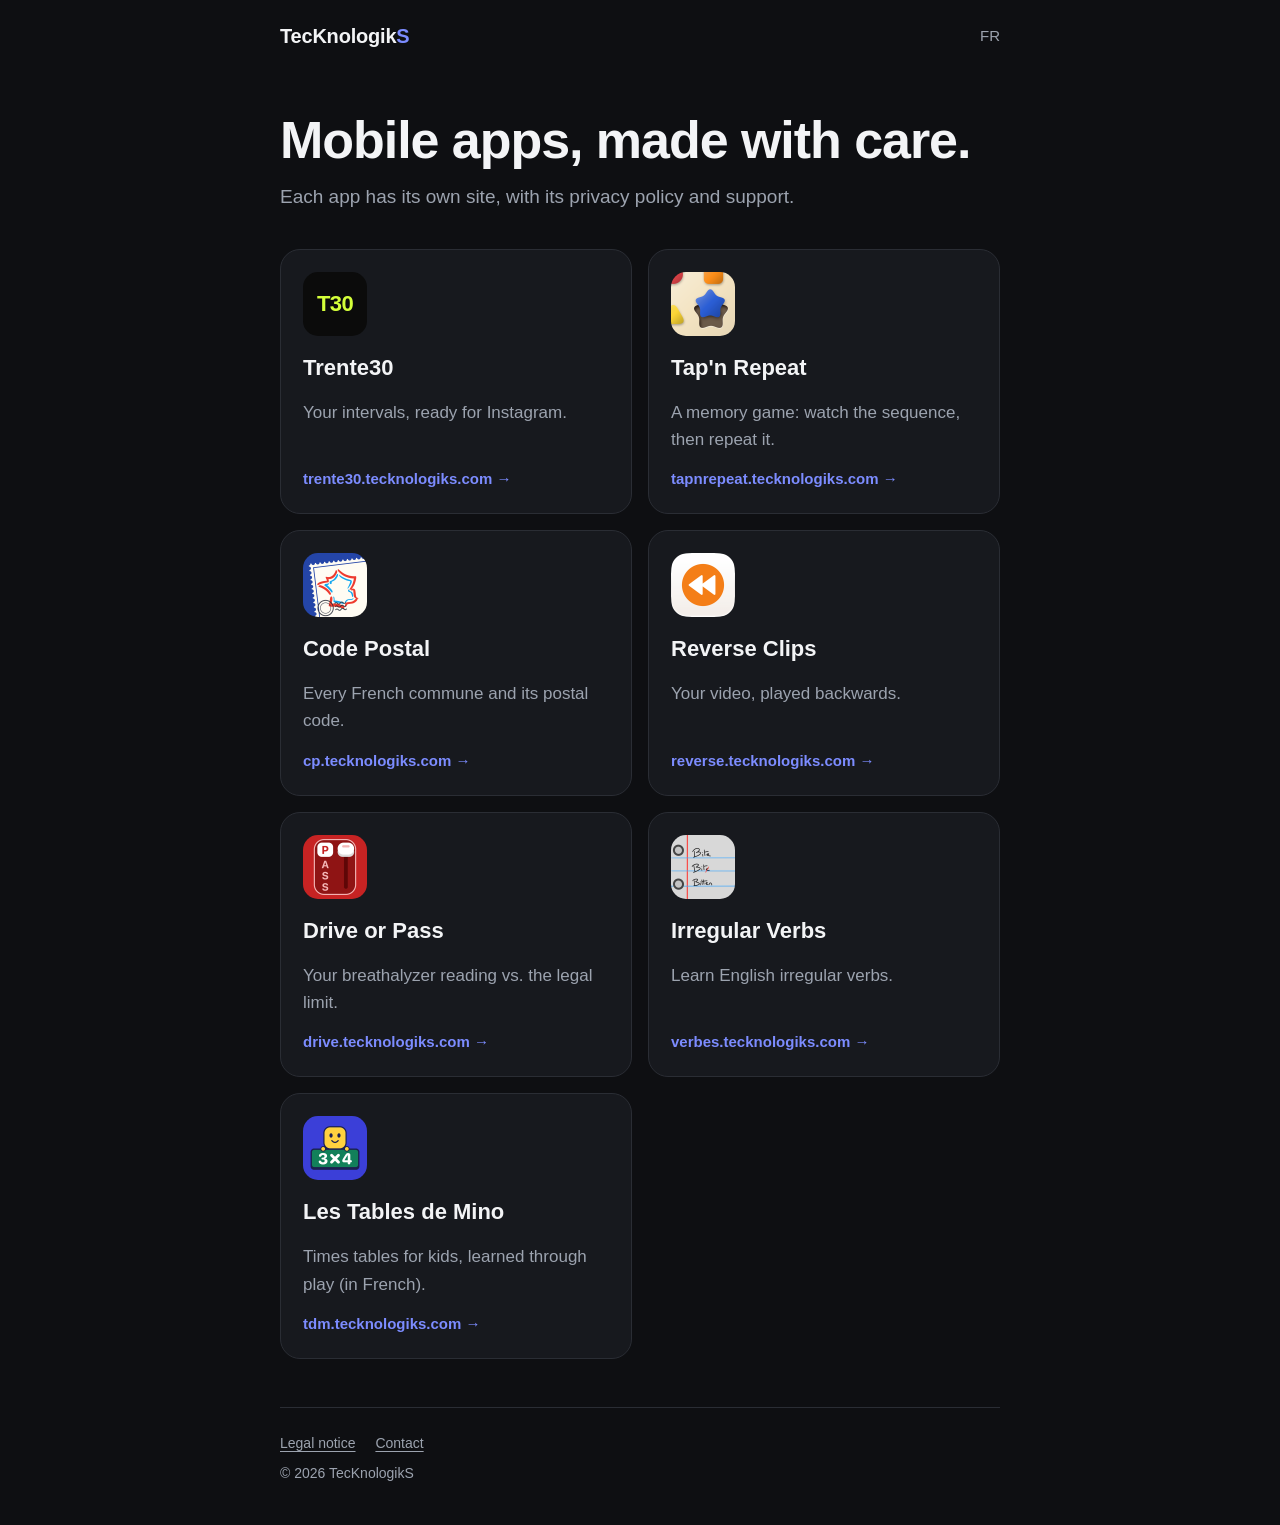
<file: index.html>
<!doctype html>
<html lang="en">
<head>
  <meta charset="utf-8">
  <meta name="viewport" content="width=device-width, initial-scale=1, viewport-fit=cover">
  <title>TecKnologikS — mobile apps</title>
  <meta name="description" content="TecKnologikS makes mobile apps: Trente30, Tap'n Repeat, Code Postal, Reverse Clips, Drive or Pass, Irregular Verbs and Les Tables de Mino.">
  <meta name="theme-color" content="#0e0f12">
  <link rel="alternate" hreflang="en" href="https://tecknologiks.com/">
  <link rel="alternate" hreflang="fr" href="https://tecknologiks.com/fr/">
  <link rel="alternate" hreflang="x-default" href="https://tecknologiks.com/">
  <link rel="stylesheet" href="assets/style.css">
</head>
<body>
  <div class="wrap">
    <header class="site">
      <a class="brand" href="./">TecKnologik<span>S</span></a>
      <nav class="site" aria-label="Navigation">
        <a href="fr/" hreflang="fr" lang="fr">FR</a>
      </nav>
    </header>

    <main>
      <section class="hero">
        <h1>Mobile apps, made with care.</h1>
        <p>Each app has its own site, with its privacy policy and support.</p>
      </section>

      <section class="apps" aria-label="Apps">
        <a class="app" href="https://trente30.tecknologiks.com/">
          <span class="icon text" aria-hidden="true">T30</span>
          <h2>Trente30</h2>
          <p>Your intervals, ready for Instagram.</p>
          <span class="go">trente30.tecknologiks.com →</span>
        </a>
        <a class="app" href="https://tapnrepeat.tecknologiks.com/">
          <img class="icon" src="assets/tapnrepeat.png" width="64" height="64" alt="">
          <h2>Tap'n Repeat</h2>
          <p>A memory game: watch the sequence, then repeat it.</p>
          <span class="go">tapnrepeat.tecknologiks.com →</span>
        </a>
        <a class="app" href="https://cp.tecknologiks.com/">
          <img class="icon" src="assets/cp.png" width="64" height="64" alt="">
          <h2>Code Postal</h2>
          <p>Every French commune and its postal code.</p>
          <span class="go">cp.tecknologiks.com →</span>
        </a>
        <a class="app" href="https://reverse.tecknologiks.com/">
          <img class="icon" src="assets/reverse.png" width="64" height="64" alt="">
          <h2>Reverse Clips</h2>
          <p>Your video, played backwards.</p>
          <span class="go">reverse.tecknologiks.com →</span>
        </a>
        <a class="app" href="https://drive.tecknologiks.com/">
          <img class="icon" src="assets/driveorpass.png" width="64" height="64" alt="">
          <h2>Drive or Pass</h2>
          <p>Your breathalyzer reading vs. the legal limit.</p>
          <span class="go">drive.tecknologiks.com →</span>
        </a>
        <a class="app" href="https://verbes.tecknologiks.com/">
          <img class="icon" src="assets/verbes.png" width="64" height="64" alt="">
          <h2>Irregular Verbs</h2>
          <p>Learn English irregular verbs.</p>
          <span class="go">verbes.tecknologiks.com →</span>
        </a>
        <a class="app" href="https://tdm.tecknologiks.com/fr/">
          <img class="icon" src="assets/tdm.png" width="64" height="64" alt="">
          <h2>Les Tables de Mino</h2>
          <p>Times tables for kids, learned through play (in French).</p>
          <span class="go">tdm.tecknologiks.com →</span>
        </a>
      </section>
    </main>

    <footer class="site">
      <nav aria-label="Legal links">
        <a href="legal.html">Legal notice</a>
        <a href="mailto:support@tecknologiks.com">Contact</a>
      </nav>
      <p>© 2026 TecKnologikS</p>
    </footer>
  </div>
</body>
</html>
</file>
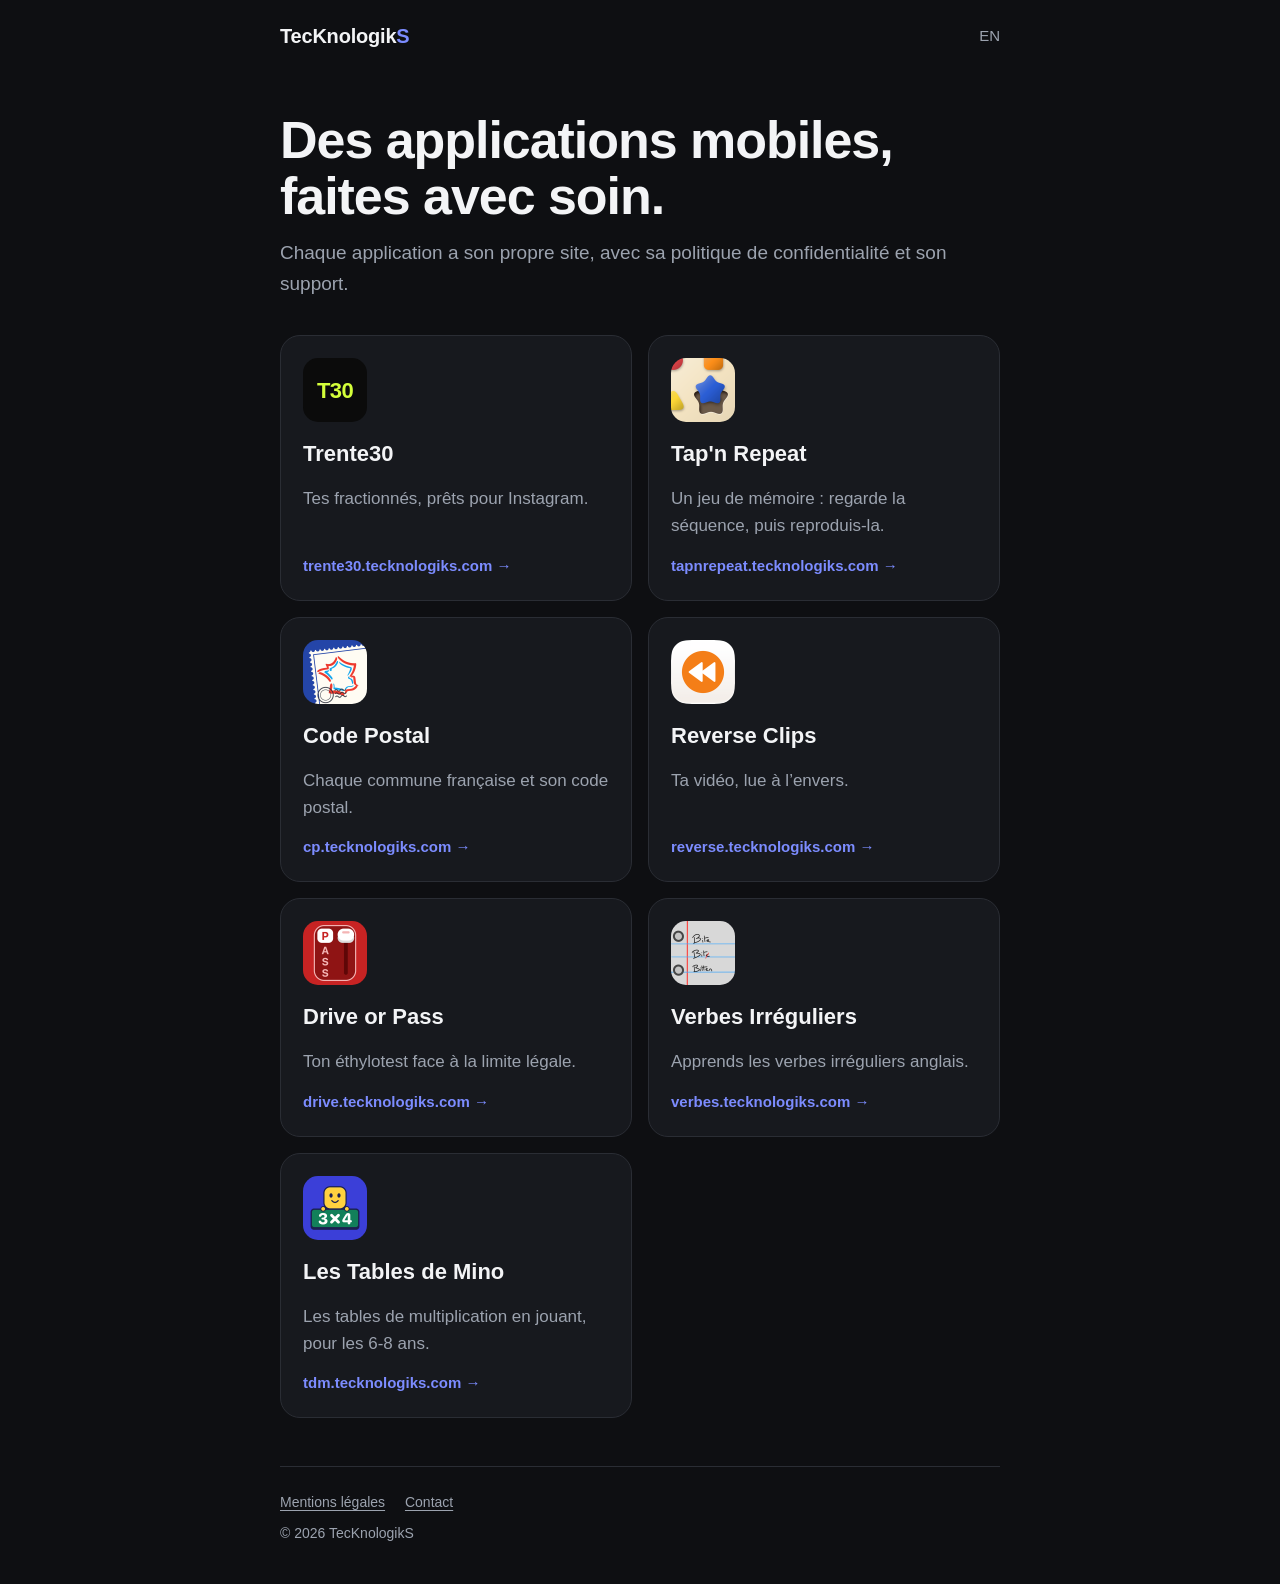
<file: fr/index.html>
<!doctype html>
<html lang="fr">
<head>
  <meta charset="utf-8">
  <meta name="viewport" content="width=device-width, initial-scale=1, viewport-fit=cover">
  <title>TecKnologikS — applications mobiles</title>
  <meta name="description" content="TecKnologikS crée des applications mobiles : Trente30, Tap'n Repeat, Code Postal, Reverse Clips, Drive or Pass, Verbes Irréguliers et Les Tables de Mino.">
  <meta name="theme-color" content="#0e0f12">
  <link rel="alternate" hreflang="en" href="https://tecknologiks.com/">
  <link rel="alternate" hreflang="fr" href="https://tecknologiks.com/fr/">
  <link rel="alternate" hreflang="x-default" href="https://tecknologiks.com/">
  <link rel="stylesheet" href="../assets/style.css">
</head>
<body>
  <div class="wrap">
    <header class="site">
      <a class="brand" href="./">TecKnologik<span>S</span></a>
      <nav class="site" aria-label="Navigation">
        <a href="../" hreflang="en" lang="en">EN</a>
      </nav>
    </header>

    <main>
      <section class="hero">
        <h1>Des applications mobiles, faites avec soin.</h1>
        <p>Chaque application a son propre site, avec sa politique de confidentialité et son support.</p>
      </section>

      <section class="apps" aria-label="Applications">
        <a class="app" href="https://trente30.tecknologiks.com/fr/">
          <span class="icon text" aria-hidden="true">T30</span>
          <h2>Trente30</h2>
          <p>Tes fractionnés, prêts pour Instagram.</p>
          <span class="go">trente30.tecknologiks.com →</span>
        </a>
        <a class="app" href="https://tapnrepeat.tecknologiks.com/">
          <img class="icon" src="../assets/tapnrepeat.png" width="64" height="64" alt="">
          <h2>Tap'n Repeat</h2>
          <p>Un jeu de mémoire : regarde la séquence, puis reproduis-la.</p>
          <span class="go">tapnrepeat.tecknologiks.com →</span>
        </a>
        <a class="app" href="https://cp.tecknologiks.com/fr/">
          <img class="icon" src="../assets/cp.png" width="64" height="64" alt="">
          <h2>Code Postal</h2>
          <p>Chaque commune française et son code postal.</p>
          <span class="go">cp.tecknologiks.com →</span>
        </a>
        <a class="app" href="https://reverse.tecknologiks.com/fr/">
          <img class="icon" src="../assets/reverse.png" width="64" height="64" alt="">
          <h2>Reverse Clips</h2>
          <p>Ta vidéo, lue à l’envers.</p>
          <span class="go">reverse.tecknologiks.com →</span>
        </a>
        <a class="app" href="https://drive.tecknologiks.com/fr/">
          <img class="icon" src="../assets/driveorpass.png" width="64" height="64" alt="">
          <h2>Drive or Pass</h2>
          <p>Ton éthylotest face à la limite légale.</p>
          <span class="go">drive.tecknologiks.com →</span>
        </a>
        <a class="app" href="https://verbes.tecknologiks.com/fr/">
          <img class="icon" src="../assets/verbes.png" width="64" height="64" alt="">
          <h2>Verbes Irréguliers</h2>
          <p>Apprends les verbes irréguliers anglais.</p>
          <span class="go">verbes.tecknologiks.com →</span>
        </a>
        <a class="app" href="https://tdm.tecknologiks.com/fr/">
          <img class="icon" src="../assets/tdm.png" width="64" height="64" alt="">
          <h2>Les Tables de Mino</h2>
          <p>Les tables de multiplication en jouant, pour les 6-8 ans.</p>
          <span class="go">tdm.tecknologiks.com →</span>
        </a>
      </section>
    </main>

    <footer class="site">
      <nav aria-label="Liens légaux">
        <a href="mentions-legales.html">Mentions légales</a>
        <a href="mailto:support@tecknologiks.com">Contact</a>
      </nav>
      <p>© 2026 TecKnologikS</p>
    </footer>
  </div>
</body>
</html>
</file>
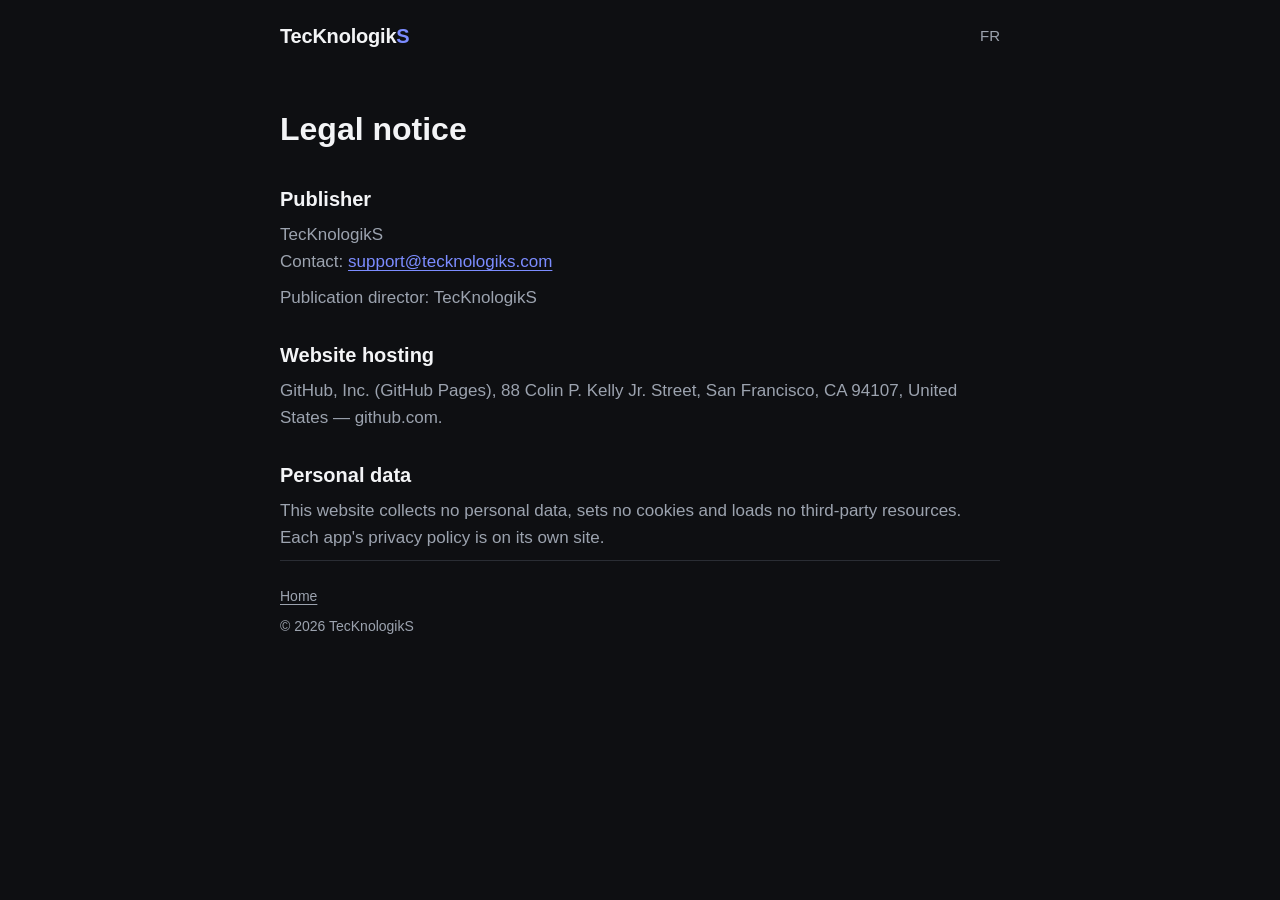
<file: legal.html>
<!doctype html>
<html lang="en">
<head>
  <meta charset="utf-8">
  <meta name="viewport" content="width=device-width, initial-scale=1, viewport-fit=cover">
  <title>Legal notice — TecKnologikS</title>
  <meta name="theme-color" content="#0e0f12">
  <link rel="stylesheet" href="assets/style.css">
</head>
<body>
  <div class="wrap">
    <header class="site">
      <a class="brand" href="./">TecKnologik<span>S</span></a>
      <nav class="site" aria-label="Navigation">
        <a href="fr/mentions-legales.html" hreflang="fr" lang="fr">FR</a>
      </nav>
    </header>
    <main class="legal">
      <h1>Legal notice</h1>
      <h2>Publisher</h2>
      <p>TecKnologikS<br>Contact: <a href="mailto:support@tecknologiks.com">support@tecknologiks.com</a></p>
      <p>Publication director: TecKnologikS</p>
      <h2>Website hosting</h2>
      <p>GitHub, Inc. (GitHub Pages), 88 Colin P. Kelly Jr. Street, San Francisco, CA 94107, United States — github.com.</p>
      <h2>Personal data</h2>
      <p>This website collects no personal data, sets no cookies and loads no third-party resources. Each app's privacy policy is on its own site.</p>
    </main>
    <footer class="site">
      <nav aria-label="Legal links"><a href="./">Home</a></nav>
      <p>© 2026 TecKnologikS</p>
    </footer>
  </div>
</body>
</html>
</file>
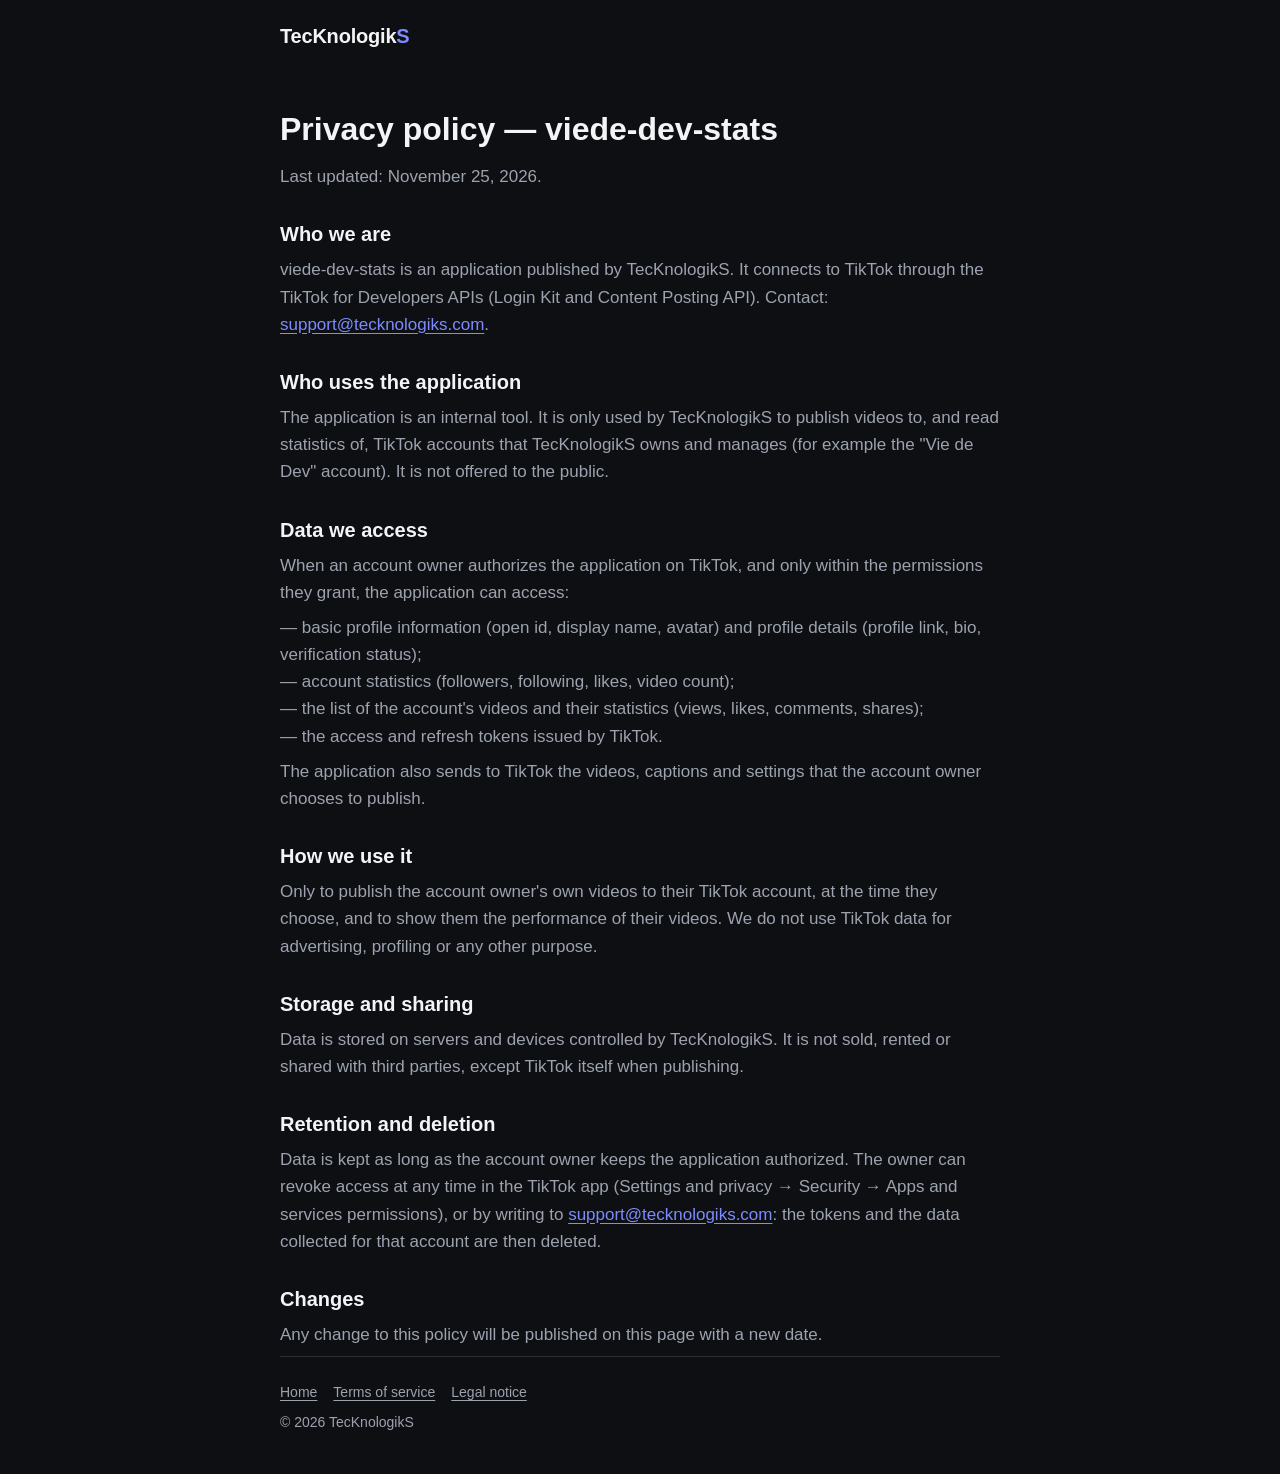
<file: tiktok-privacy.html>
<!doctype html>
<html lang="en">
<head>
  <meta charset="utf-8">
  <meta name="viewport" content="width=device-width, initial-scale=1, viewport-fit=cover">
  <title>Privacy policy — viede-dev-stats (TikTok) — TecKnologikS</title>
  <meta name="theme-color" content="#0e0f12">
  <link rel="stylesheet" href="assets/style.css">
</head>
<body>
  <div class="wrap">
    <header class="site">
      <a class="brand" href="./">TecKnologik<span>S</span></a>
    </header>
    <main class="legal">
      <h1>Privacy policy — viede-dev-stats</h1>
      <p>Last updated: November 25, 2026.</p>

      <h2>Who we are</h2>
      <p>viede-dev-stats is an application published by TecKnologikS. It connects to TikTok through the TikTok for Developers APIs (Login Kit and Content Posting API). Contact: <a href="mailto:support@tecknologiks.com">support@tecknologiks.com</a>.</p>

      <h2>Who uses the application</h2>
      <p>The application is an internal tool. It is only used by TecKnologikS to publish videos to, and read statistics of, TikTok accounts that TecKnologikS owns and manages (for example the "Vie de Dev" account). It is not offered to the public.</p>

      <h2>Data we access</h2>
      <p>When an account owner authorizes the application on TikTok, and only within the permissions they grant, the application can access:</p>
      <p>— basic profile information (open id, display name, avatar) and profile details (profile link, bio, verification status);<br>
      — account statistics (followers, following, likes, video count);<br>
      — the list of the account's videos and their statistics (views, likes, comments, shares);<br>
      — the access and refresh tokens issued by TikTok.</p>
      <p>The application also sends to TikTok the videos, captions and settings that the account owner chooses to publish.</p>

      <h2>How we use it</h2>
      <p>Only to publish the account owner's own videos to their TikTok account, at the time they choose, and to show them the performance of their videos. We do not use TikTok data for advertising, profiling or any other purpose.</p>

      <h2>Storage and sharing</h2>
      <p>Data is stored on servers and devices controlled by TecKnologikS. It is not sold, rented or shared with third parties, except TikTok itself when publishing.</p>

      <h2>Retention and deletion</h2>
      <p>Data is kept as long as the account owner keeps the application authorized. The owner can revoke access at any time in the TikTok app (Settings and privacy → Security → Apps and services permissions), or by writing to <a href="mailto:support@tecknologiks.com">support@tecknologiks.com</a>: the tokens and the data collected for that account are then deleted.</p>

      <h2>Changes</h2>
      <p>Any change to this policy will be published on this page with a new date.</p>
    </main>
    <footer class="site">
      <nav aria-label="Legal links"><a href="./">Home</a><a href="tiktok-terms.html">Terms of service</a><a href="legal.html">Legal notice</a></nav>
      <p>© 2026 TecKnologikS</p>
    </footer>
  </div>
</body>
</html>
</file>
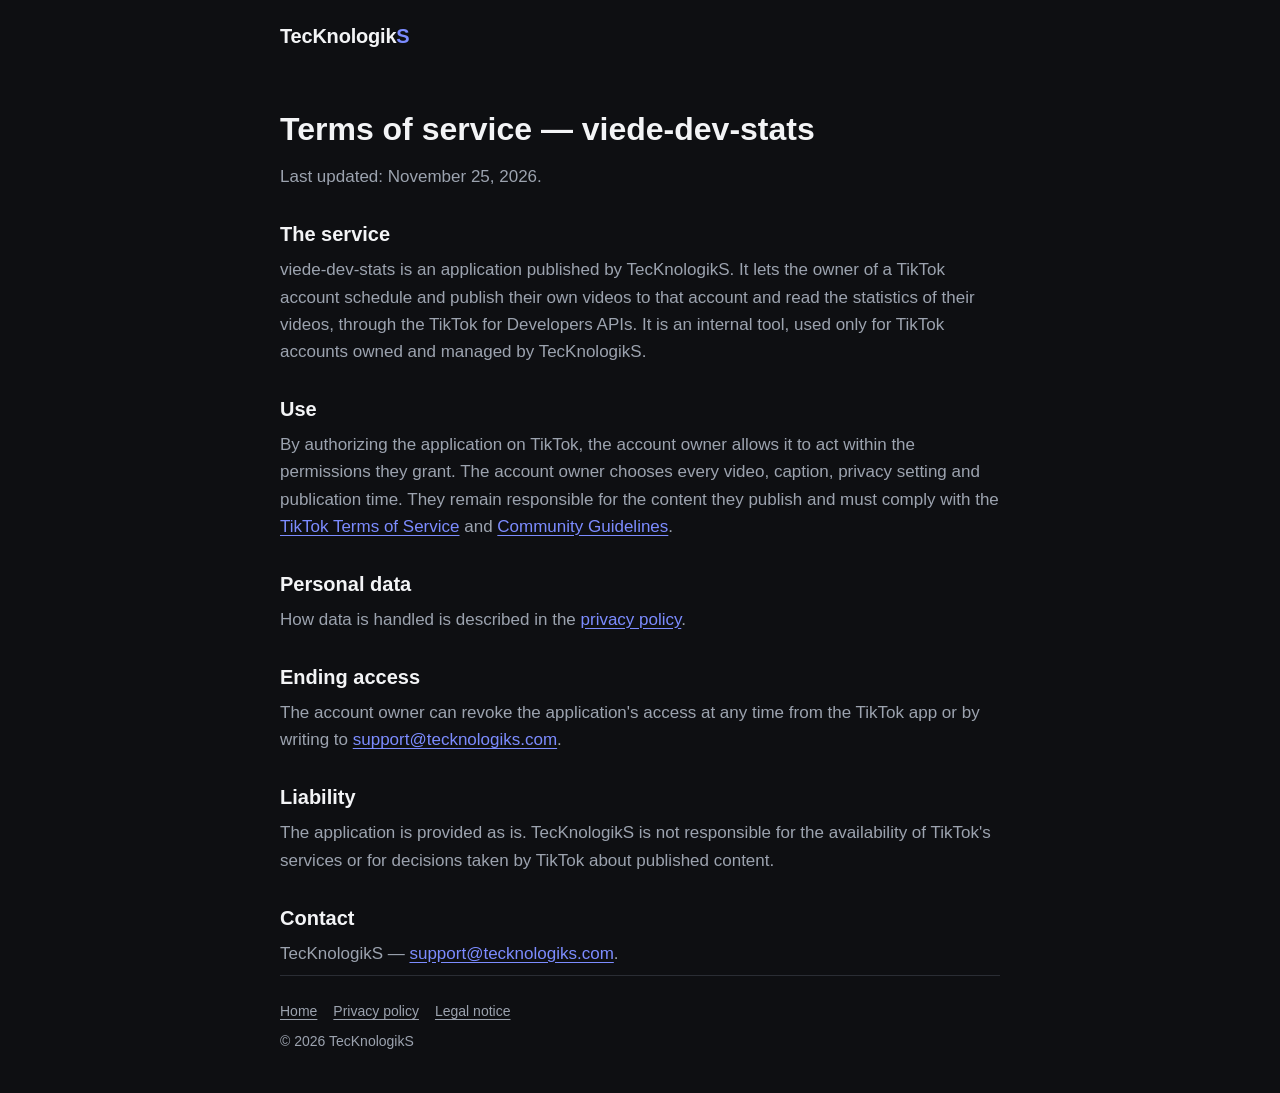
<file: tiktok-terms.html>
<!doctype html>
<html lang="en">
<head>
  <meta charset="utf-8">
  <meta name="viewport" content="width=device-width, initial-scale=1, viewport-fit=cover">
  <title>Terms of service — viede-dev-stats (TikTok) — TecKnologikS</title>
  <meta name="theme-color" content="#0e0f12">
  <link rel="stylesheet" href="assets/style.css">
</head>
<body>
  <div class="wrap">
    <header class="site">
      <a class="brand" href="./">TecKnologik<span>S</span></a>
    </header>
    <main class="legal">
      <h1>Terms of service — viede-dev-stats</h1>
      <p>Last updated: November 25, 2026.</p>

      <h2>The service</h2>
      <p>viede-dev-stats is an application published by TecKnologikS. It lets the owner of a TikTok account schedule and publish their own videos to that account and read the statistics of their videos, through the TikTok for Developers APIs. It is an internal tool, used only for TikTok accounts owned and managed by TecKnologikS.</p>

      <h2>Use</h2>
      <p>By authorizing the application on TikTok, the account owner allows it to act within the permissions they grant. The account owner chooses every video, caption, privacy setting and publication time. They remain responsible for the content they publish and must comply with the <a href="https://www.tiktok.com/legal/page/global/terms-of-service/en">TikTok Terms of Service</a> and <a href="https://www.tiktok.com/community-guidelines">Community Guidelines</a>.</p>

      <h2>Personal data</h2>
      <p>How data is handled is described in the <a href="tiktok-privacy.html">privacy policy</a>.</p>

      <h2>Ending access</h2>
      <p>The account owner can revoke the application's access at any time from the TikTok app or by writing to <a href="mailto:support@tecknologiks.com">support@tecknologiks.com</a>.</p>

      <h2>Liability</h2>
      <p>The application is provided as is. TecKnologikS is not responsible for the availability of TikTok's services or for decisions taken by TikTok about published content.</p>

      <h2>Contact</h2>
      <p>TecKnologikS — <a href="mailto:support@tecknologiks.com">support@tecknologiks.com</a>.</p>
    </main>
    <footer class="site">
      <nav aria-label="Legal links"><a href="./">Home</a><a href="tiktok-privacy.html">Privacy policy</a><a href="legal.html">Legal notice</a></nav>
      <p>© 2026 TecKnologikS</p>
    </footer>
  </div>
</body>
</html>
</file>
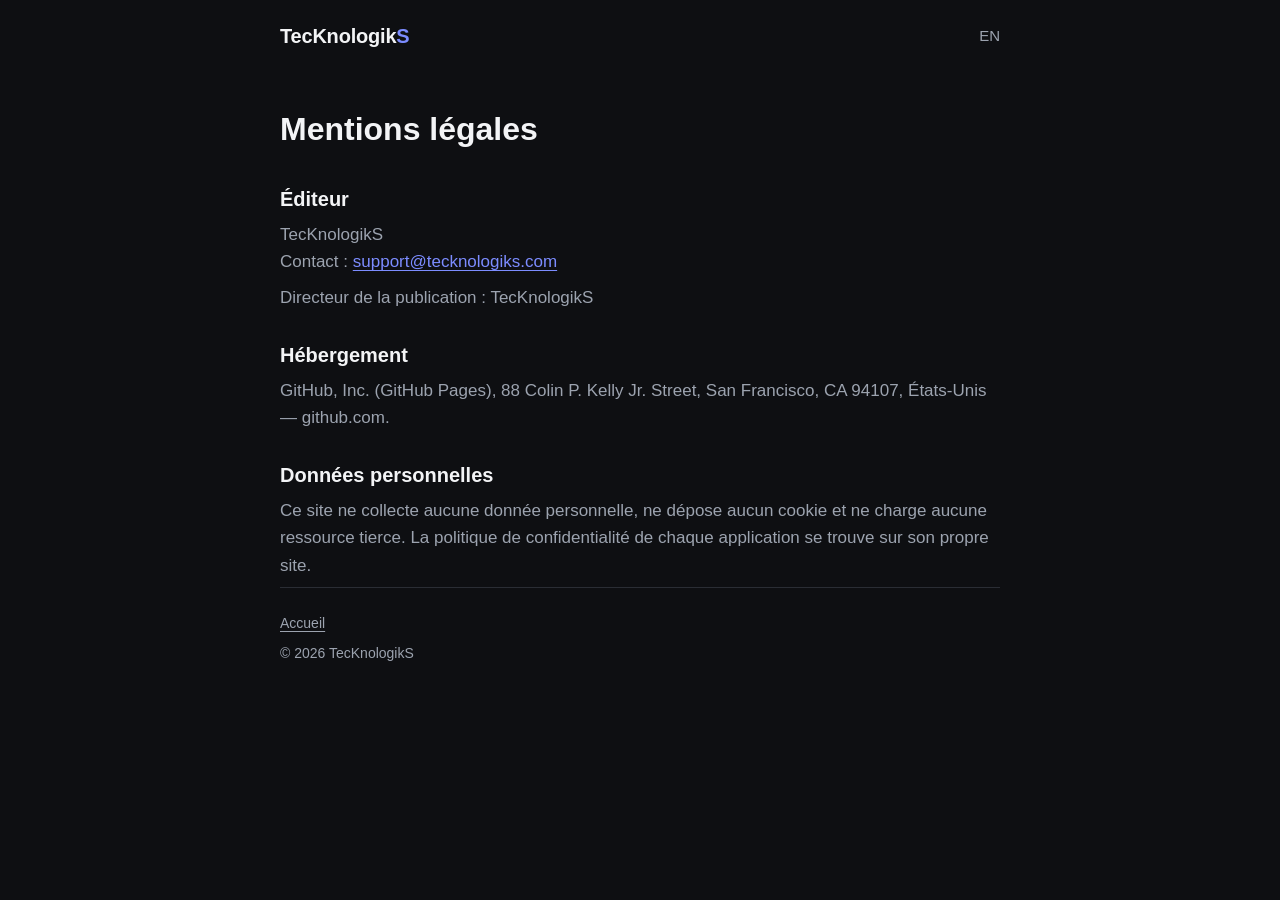
<file: fr/mentions-legales.html>
<!doctype html>
<html lang="fr">
<head>
  <meta charset="utf-8">
  <meta name="viewport" content="width=device-width, initial-scale=1, viewport-fit=cover">
  <title>Mentions légales — TecKnologikS</title>
  <meta name="theme-color" content="#0e0f12">
  <link rel="stylesheet" href="../assets/style.css">
</head>
<body>
  <div class="wrap">
    <header class="site">
      <a class="brand" href="./">TecKnologik<span>S</span></a>
      <nav class="site" aria-label="Navigation">
        <a href="../legal.html" hreflang="en" lang="en">EN</a>
      </nav>
    </header>
    <main class="legal">
      <h1>Mentions légales</h1>
      <h2>Éditeur</h2>
      <p>TecKnologikS<br>Contact : <a href="mailto:support@tecknologiks.com">support@tecknologiks.com</a></p>
      <p>Directeur de la publication : TecKnologikS</p>
      <h2>Hébergement</h2>
      <p>GitHub, Inc. (GitHub Pages), 88 Colin P. Kelly Jr. Street, San Francisco, CA 94107, États-Unis — github.com.</p>
      <h2>Données personnelles</h2>
      <p>Ce site ne collecte aucune donnée personnelle, ne dépose aucun cookie et ne charge aucune ressource tierce. La politique de confidentialité de chaque application se trouve sur son propre site.</p>
    </main>
    <footer class="site">
      <nav aria-label="Liens légaux"><a href="./">Accueil</a></nav>
      <p>© 2026 TecKnologikS</p>
    </footer>
  </div>
</body>
</html>
</file>
<file: assets/style.css>
/* TecKnologikS site: a small hub that points to each app's own site.
   System fonts only, no third-party requests, no cookies. */

:root {
  --bg: #0e0f12;
  --surface: #17191e;
  --line: #2a2d34;
  --text: #f3f4f6;
  --muted: #9ca3af;
  --accent: #7c8cff;
  --radius: 20px;
  --max: 760px;
}

* { box-sizing: border-box; }
html { -webkit-text-size-adjust: 100%; }
body {
  margin: 0;
  background: var(--bg);
  color: var(--text);
  font-family: -apple-system, BlinkMacSystemFont, "Segoe UI", Roboto, Helvetica, Arial, sans-serif;
  font-size: 17px;
  line-height: 1.6;
}
a { color: var(--accent); text-underline-offset: 3px; }
a:focus-visible { outline: 2px solid var(--accent); outline-offset: 3px; }

.wrap { max-width: var(--max); margin: 0 auto; padding: 0 20px; }

header.site { display: flex; align-items: center; justify-content: space-between; padding: 20px 0; }
.brand { font-weight: 800; font-size: 20px; color: var(--text); text-decoration: none; letter-spacing: -0.01em; }
.brand span { color: var(--accent); }
nav.site a { color: var(--muted); text-decoration: none; margin-left: 16px; font-size: 15px; }
nav.site a:hover { color: var(--text); }

.hero { padding: 40px 0 28px; }
.hero h1 { font-size: clamp(32px, 8vw, 52px); line-height: 1.08; letter-spacing: -0.02em; margin: 0 0 14px; }
.hero p { color: var(--muted); font-size: 19px; margin: 0; }

.apps { display: grid; gap: 16px; margin: 8px 0 48px; }
@media (min-width: 600px) { .apps { grid-template-columns: 1fr 1fr; } }
.app {
  display: flex; flex-direction: column; gap: 14px;
  padding: 22px; border-radius: var(--radius);
  background: var(--surface); border: 1px solid var(--line);
  color: var(--text); text-decoration: none;
  transition: border-color .15s, transform .15s;
}
.app:hover { border-color: var(--accent); transform: translateY(-2px); }
.app .icon { width: 64px; height: 64px; border-radius: 15px; display: block; }
.app .icon.text {
  display: flex; align-items: center; justify-content: center;
  background: #0b0b0b; color: #d4ff3a; font-weight: 900; font-size: 22px; letter-spacing: -0.03em;
}
.app h2 { margin: 0; font-size: 22px; }
.app p { margin: 0; color: var(--muted); }
.app .go { margin-top: auto; color: var(--accent); font-weight: 600; font-size: 15px; }

.legal h1 { font-size: 32px; margin: 32px 0 8px; }
.legal h2 { font-size: 20px; margin: 28px 0 6px; }
.legal p { color: var(--muted); margin: 0 0 8px; }

footer.site { border-top: 1px solid var(--line); padding: 24px 0 40px; color: var(--muted); font-size: 14px; }
footer.site nav a { color: var(--muted); margin-right: 16px; }
footer.site p { margin: 8px 0 0; }
</file>
